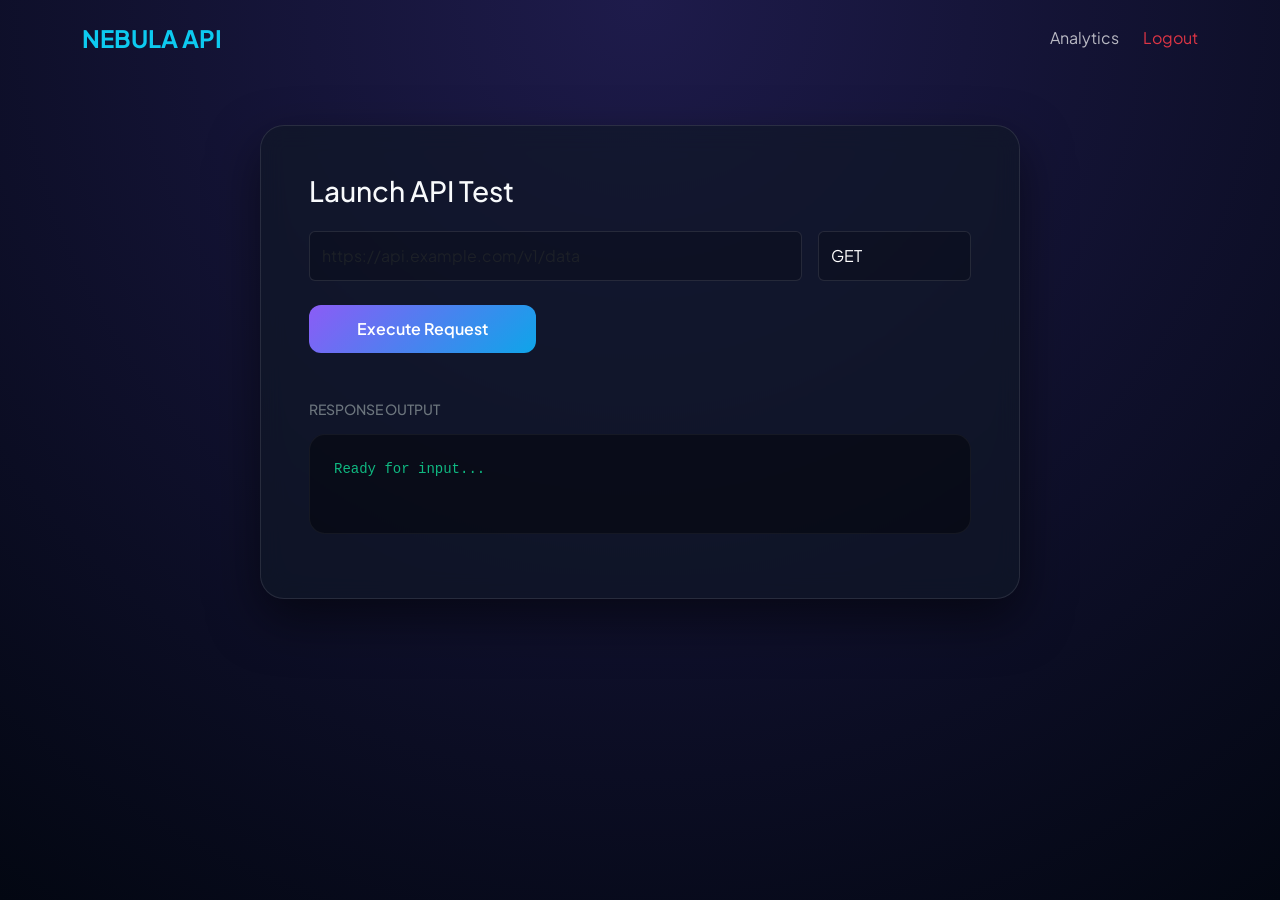
<file: index.html>
<!DOCTYPE html>
<html>
<head>
    <title>API Mission Control</title>
    <link rel="stylesheet" href="https://cdn.jsdelivr.net/npm/bootstrap@5.3.0/dist/css/bootstrap.min.css">
    <link rel="stylesheet" href="css/styles.css">
</head>
<body>
    <nav class="container py-4 d-flex justify-content-between align-items-center">
        <h4 class="fw-bold text-info m-0">NEBULA API</h4>
        <div class="d-flex gap-4">
            <a href="dashboard.html" class="nav-link">Analytics</a>
            <a href="#" onclick="logout()" class="nav-link text-danger">Logout</a>
        </div>
    </nav>

    <div class="container mt-5">
        <div class="row justify-content-center">
            <div class="col-md-8 glass p-5">
                <h3 class="mb-4">Launch API Test</h3>
                <div class="row g-3">
                    <div class="col-md-9">
                        <input id="url" class="form-control" placeholder="https://api.example.com/v1/data">
                    </div>
                    <div class="col-md-3">
                        <select id="method" class="form-control">
                            <option>GET</option>
                            <option>POST</option>
                        </select>
                    </div>
                </div>
                <button onclick="testAPI()" class="btn btn-nebula mt-4 px-5">Execute Request</button>

                <div class="mt-5">
                    <h6 class="text-secondary text-uppercase small mb-3">Response Output</h6>
                    <pre id="result" class="p-4 rounded-4" style="background: rgba(0,0,0,0.4); border: 1px solid rgba(255,255,255,0.05); min-height: 100px; color: #10b981;">Ready for input...</pre>
                </div>
            </div>
        </div>
    </div>

    <script src="js/script.js"></script>
    <script src="js/index.js"></script>
</body>
</html>
</file>
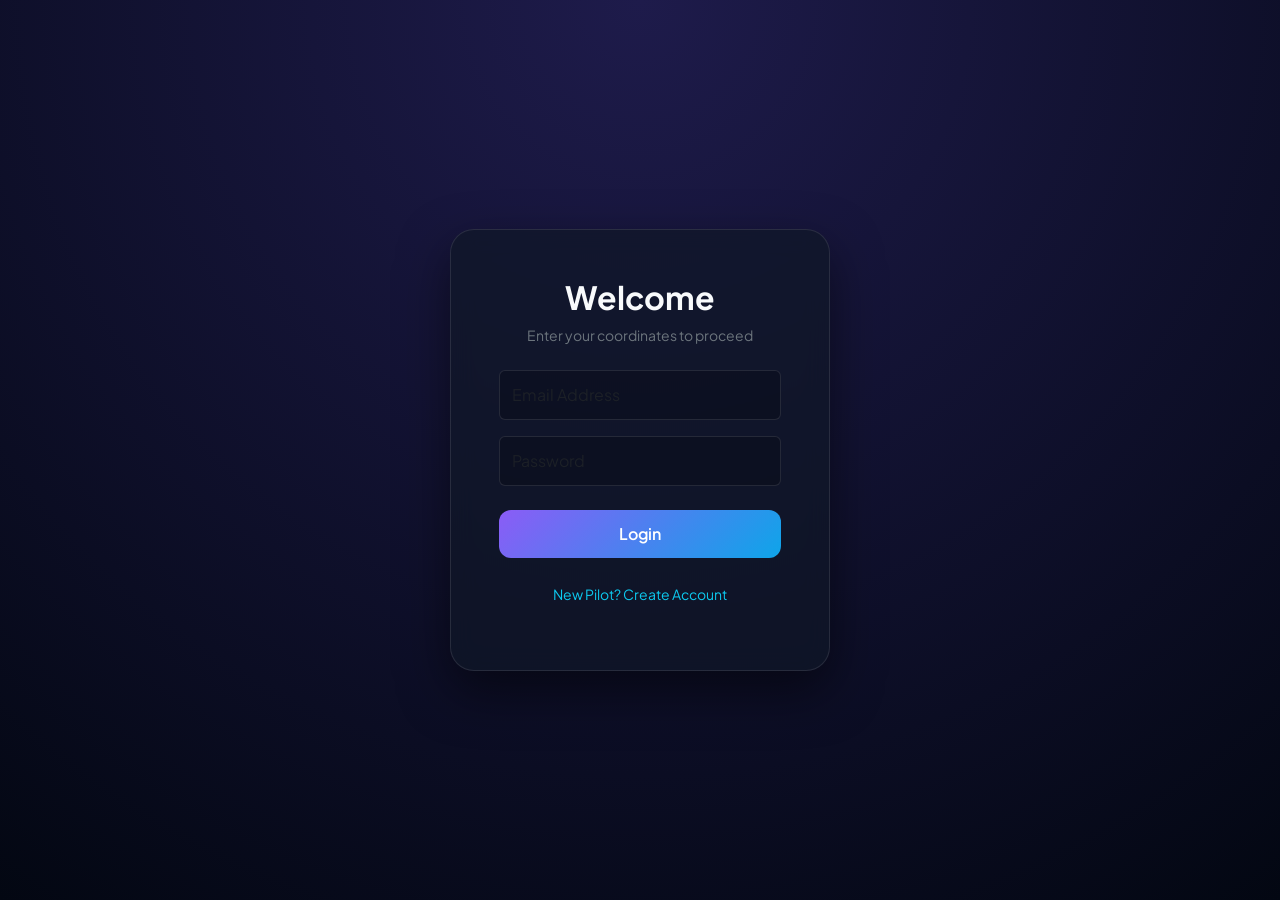
<file: auth.html>
<!DOCTYPE html>
<html>
<head>
    <title>Nebula Login</title>
    <link rel="stylesheet" href="https://cdn.jsdelivr.net/npm/bootstrap@5.3.0/dist/css/bootstrap.min.css">
    <link rel="stylesheet" href="css/styles.css">
</head>
<body class="d-flex align-items-center">
    <div class="container">
        <div class="row justify-content-center">
            <div class="col-md-4 glass p-5 text-center">
                <h2 id="authTitle" class="fw-bold mb-2">Welcome</h2>
                <p class="text-secondary mb-4 small">Enter your coordinates to proceed</p>
                
                <form onsubmit="handleAuth(event)">
                    <input type="email" id="email" class="form-control mb-3" placeholder="Email Address" required>
                    <input type="password" id="password" class="form-control mb-4" placeholder="Password" required>
                    <button id="authBtn" class="btn btn-nebula w-100">Login</button>
                </form>

                <div class="mt-4">
                    <a href="#" onclick="toggleAuth()" id="toggleLink" class="small text-decoration-none text-info">New Pilot? Create Account</a>
                </div>
                <p id="authMsg" class="mt-3 small"></p>
            </div>
        </div>
    </div>
    <script src="js/script.js"></script>
    <script src="js/auth.js"></script>
</body>
</html>
</file>
<file: css/styles.css>
@import url('https://fonts.googleapis.com/css2?family=Plus+Jakarta+Sans:wght@300;400;600;800&display=swap');

:root {
    --bg: #030712;
    --card: rgba(17, 24, 39, 0.7);
    --neon-purple: #8b5cf6;
    --neon-blue: #0ea5e9;
    --neon-pink: #f472b6;
    --text: #f8fafc;
}

body {
    background: radial-gradient(circle at 50% 0%, #1e1b4b 0%, #030712 100%);
    color: var(--text);
    font-family: 'Plus Jakarta Sans', sans-serif;
    min-height: 100vh;
    overflow-x: hidden;
}

.glass {
    background: var(--card);
    backdrop-filter: blur(12px);
    border: 1px solid rgba(255, 255, 255, 0.1);
    border-radius: 24px;
    box-shadow: 0 20px 50px rgba(0,0,0,0.5);
}

.btn-nebula {
    background: linear-gradient(135deg, var(--neon-purple), var(--neon-blue));
    border: none; color: white; font-weight: 600;
    padding: 12px 24px; border-radius: 12px;
    transition: all 0.3s ease;
}

.btn-nebula:hover {
    box-shadow: 0 0 20px rgba(139, 92, 246, 0.4);
    transform: translateY(-2px);
}

.nav-link { color: rgba(255,255,255,0.7); transition: 0.3s; }
.nav-link:hover { color: var(--neon-blue); }

/* Table UI */
.custom-table { width: 100%; border-collapse: separate; border-spacing: 0 10px; }
.custom-table tr { background: rgba(255,255,255,0.03); border-radius: 12px; transition: 0.3s; }
.custom-table tr:hover { background: rgba(255,255,255,0.08); }
.custom-table td, .custom-table th { padding: 15px; border: none; }
.custom-table th { text-transform: uppercase; font-size: 11px; letter-spacing: 1px; color: var(--neon-blue); }

.status-badge {
    padding: 5px 12px; border-radius: 20px; font-size: 12px; font-weight: bold;
}
.status-200 { background: rgba(16, 185, 129, 0.2); color: #10b981; border: 1px solid #10b981; }
.status-err { background: rgba(239, 68, 68, 0.2); color: #ef4444; border: 1px solid #ef4444; }

input, select {
    background: rgba(0,0,0,0.2) !important;
    border: 1px solid rgba(255,255,255,0.1) !important;
    color: white !important;
    padding: 12px !important;
}

/* Status Indicator Styling */
.status-pill-container {
    display: inline-flex;
    align-items: center;
    padding: 8px 16px;
    border-radius: 50px;
    background: rgba(255, 255, 255, 0.03);
    border: 1px solid rgba(255, 255, 255, 0.1);
    backdrop-filter: blur(5px);
    font-size: 0.85rem;
    font-weight: 600;
    letter-spacing: 1px;
    text-transform: uppercase;
}

.status-dot {
    width: 8px;
    height: 8px;
    border-radius: 50%;
    margin-right: 10px;
    display: inline-block;
}

/* Pulsing animation for errors */
@keyframes pulse-red {
    0% { box-shadow: 0 0 0 0 rgba(244, 114, 182, 0.7); }
    70% { box-shadow: 0 0 0 10px rgba(244, 114, 182, 0); }
    100% { box-shadow: 0 0 0 0 rgba(244, 114, 182, 0); }
}

.dot-stable {
    background-color: #22d3ee;
    box-shadow: 0 0 10px #22d3ee;
}

.dot-unstable {
    background-color: #f472b6;
    animation: pulse-red 2s infinite;
}

.text-stable { color: #22d3ee; }
.text-unstable { color: #f472b6; }
</file>
